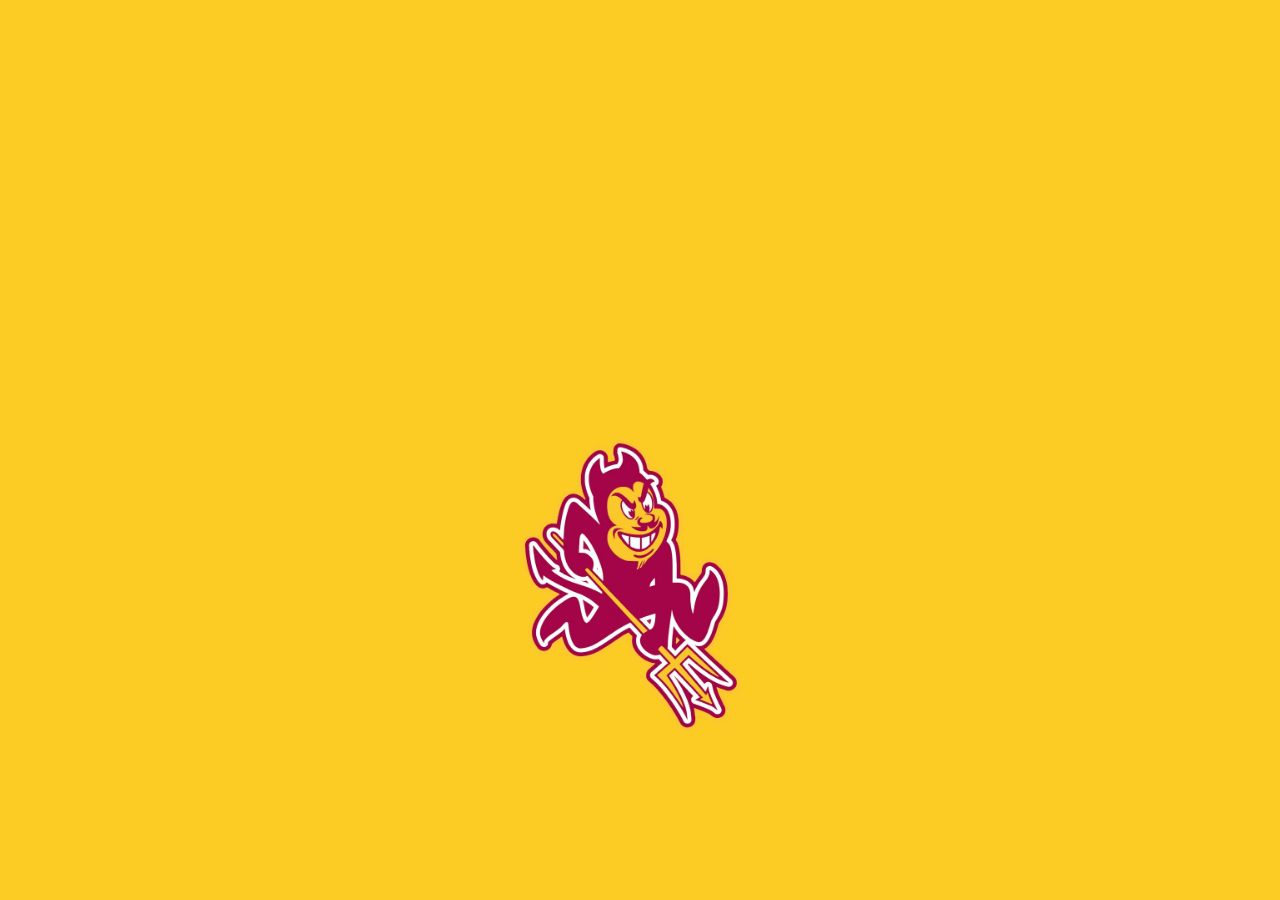
<file: index.html>
<!DOCTYPE html>
<html lang="en">
  <head>
    <title>Title</title>
    <!-- Required meta tags -->
    <meta charset="utf-8" />
    <meta
      name="viewport"
      content="width=device-width, initial-scale=1, shrink-to-fit=no"
    />

    <!-- Bootstrap CSS v5.2.1 -->
    <link
      href="https://cdn.jsdelivr.net/npm/bootstrap@5.3.2/dist/css/bootstrap.min.css"
      rel="stylesheet"
      integrity="sha384-T3c6CoIi6uLrA9TneNEoa7RxnatzjcDSCmG1MXxSR1GAsXEV/Dwwykc2MPK8M2HN"
      crossorigin="anonymous"
    />
    <link rel="stylesheet" href="style.css" />
  </head>

  <body>
    <header>
      <!-- place navbar here -->
    </header>
    <main>
      <img id="fly" src="devil.png" alt="Flying Image" />
    </main>
    <footer>
      <!-- place footer here -->
    </footer>
    <!-- Bootstrap JavaScript Libraries -->
    <script
      src="https://cdn.jsdelivr.net/npm/@popperjs/core@2.11.8/dist/umd/popper.min.js"
      integrity="sha384-I7E8VVD/ismYTF4hNIPjVp/Zjvgyol6VFvRkX/vR+Vc4jQkC+hVqc2pM8ODewa9r"
      crossorigin="anonymous"
    ></script>
    <script src="script.js"></script>
    <script
      src="https://cdn.jsdelivr.net/npm/bootstrap@5.3.2/dist/js/bootstrap.min.js"
      integrity="sha384-BBtl+eGJRgqQAUMxJ7pMwbEyER4l1g+O15P+16Ep7Q9Q+zqX6gSbd85u4mG4QzX+"
      crossorigin="anonymous"
    ></script>
  </body>
</html>
</file>
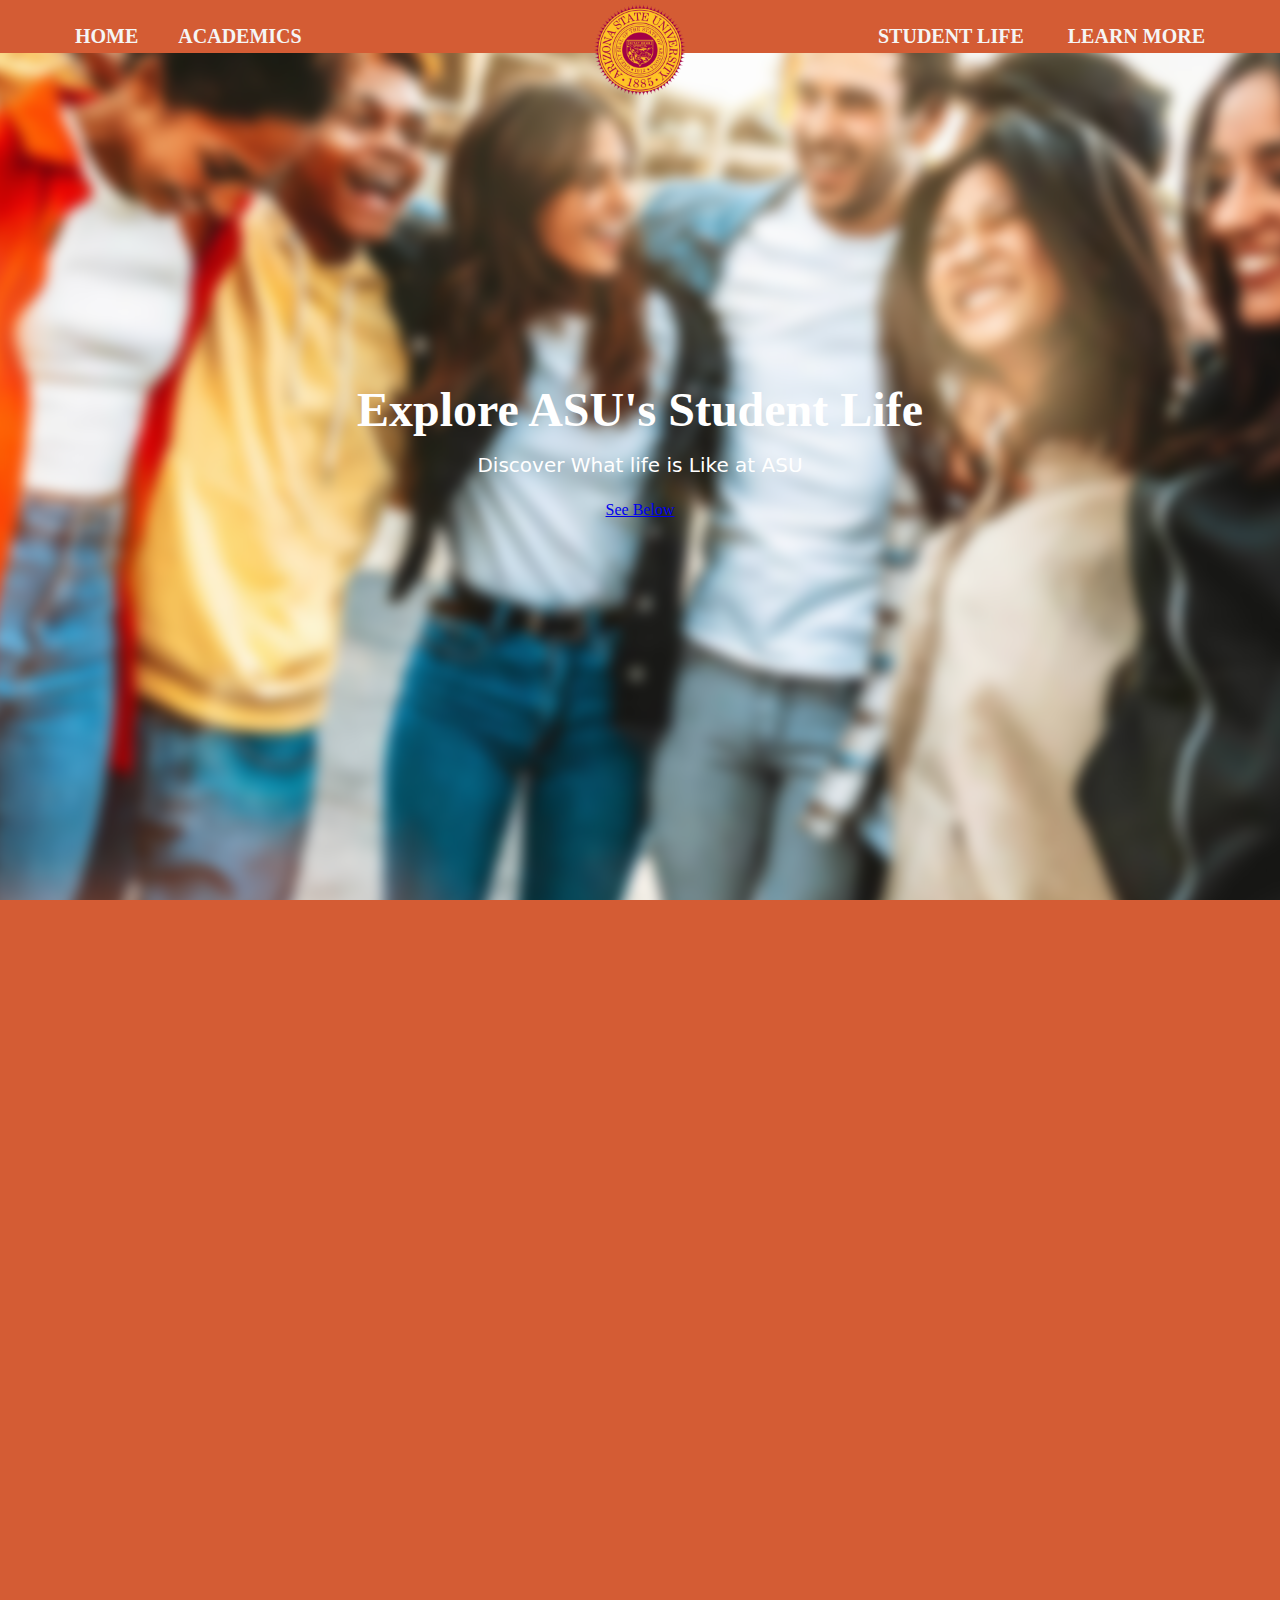
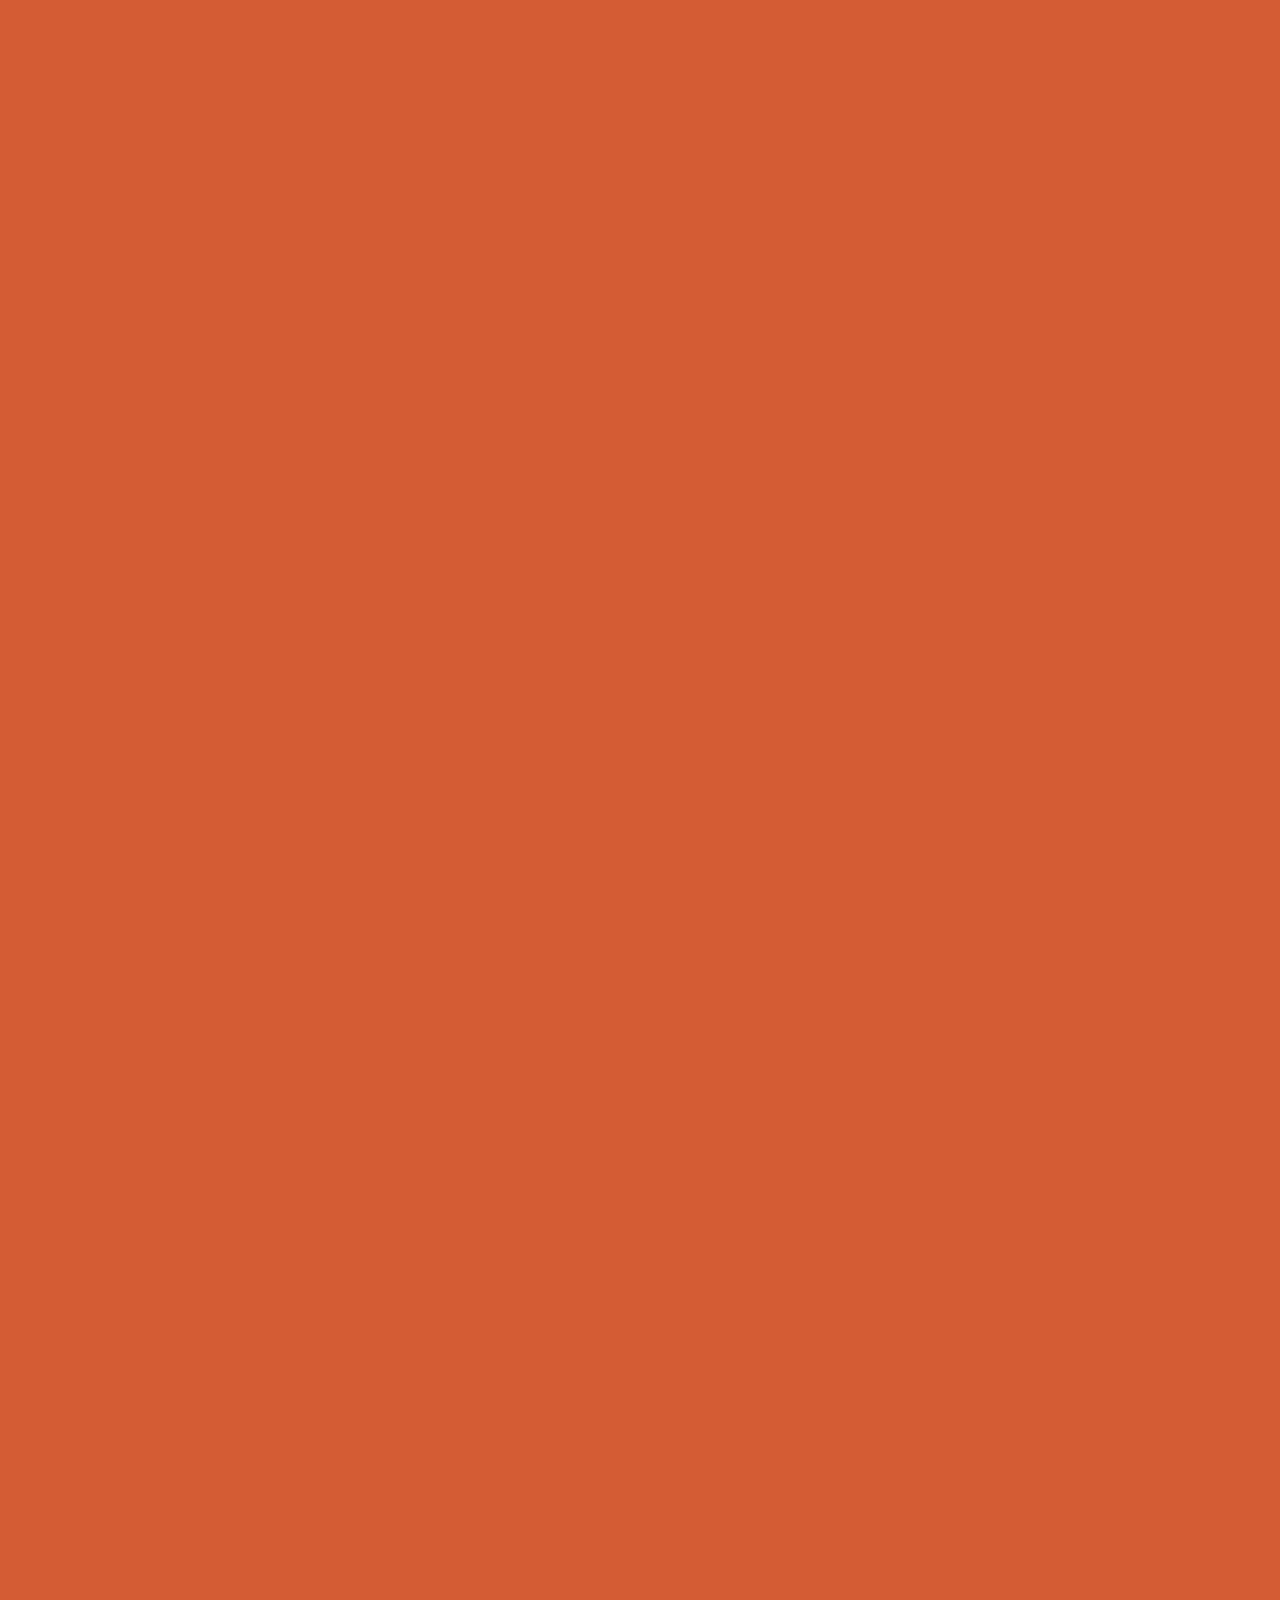
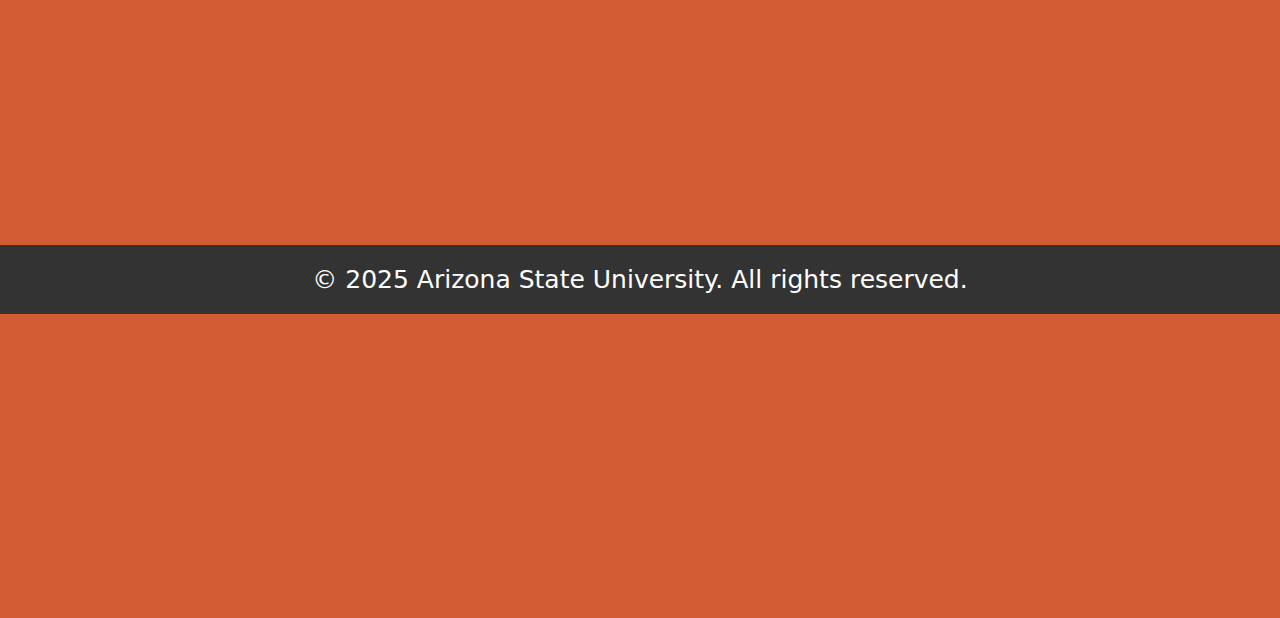
<file: life.html>
<!DOCTYPE html>
<html lang="en">
  <head>
    <title>Student Life</title>
    <link rel="icon" type="image/png" href="tab.png" />
    <!-- Required meta tags -->
    <meta charset="utf-8" />
    <meta
      name="viewport"
      content="width=device-width, initial-scale=1, shrink-to-fit=no"
    />

    <!-- Bootstrap CSS v5.2.1 -->
    <link
      href="https://cdn.jsdelivr.net/npm/bootstrap@5.3.2/dist/css/bootstrap.min.css"
      rel="stylesheet"
      integrity="sha384-T3c6CoIi6uLrA9TneNEoa7RxnatzjcDSCmG1MXxSR1GAsXEV/Dwwykc2MPK8M2HN"
      crossorigin="anonymous"
    />
    <link rel="stylesheet" href="life.css" />
    <link rel="stylesheet" href="https://unpkg.com/aos@next/dist/aos.css" />
  </head>

  <body>
    <header>
      <div id="navbar">
        <div class="logo">
          <a href="index.html"><img src="logo2nav.png" class="logo" /></a>
        </div>
        <div class="main">
          <ul>
            <li><a href="home.html">HOME</a></li>
            <li><a href="majors.html">ACADEMICS</a></li>

            <li><a href="life.html">Student Life</a></li>
            <li><a href="more.html">Learn More</a></li>
          </ul>
        </div>
      </div>
    </header>
    <main>
      <section class="hero">
        <div class="overlay"></div>
        <div class="content">
          <h1>Explore ASU's Student Life</h1>
          <p>Discover What life is Like at ASU</p>
          <a href="#break" class="btn btn-light btn-lg">See Below</a>
        </div>
      </section>
      <br /><br /><br /><br id="break" />
      <div data-aos="fade-right"><h3>Campus Facilities & Amenities</h3></div>
      <br  /><br />
      <div class="container-fluid" data-aos="flip-left">
        
        <div class="row text-center d-flex justify-content-center py-2">
          <div
            class="col-12 col-md-4 d-flex align-items-center animate__animated animate__lightSpeedInLeft"
          >
            <div>
              <ul>
  <li><strong>Tempe campus highlights:</strong> Palm Walk, historic Old Main, Sun Devil Stadium (football), Desert Financial Arena (basketball), ASU Art Museum, ASU Gammage theater (Frank Lloyd Wright–designed).</li>
  <li><strong>Natural features:</strong> Overlooks “A” Mountain (Hayden Butte).</li>
  <li><strong>Sustainability:</strong> One of the most solar-powered universities in the nation.</li>
  <li><strong>Modern facilities:</strong> Academic buildings, libraries, labs, gyms, sports fields, and student centers provide spaces for learning and recreation.</li>
</ul>
            </div>
          </div>

          <div
            class="col-12 col-md-4 animate__animated animate__lightSpeedInRight"
          >
            <div>
              <img
                src="campus.png"
                alt=""
                class="section-img"
              />
            </div>
          </div>
        </div>
      </div>
      <br /><br /><br id="aac" />
      <h3 data-aos="fade-right">Athletics & Recreation</h3>
      <br /><br /><br /><br />
      <div class="container-fluid" data-aos="flip-left">
        <!-- Early Life -->
        <div class="row text-center d-flex justify-content-center py-2">
          <div
            class="col-12 col-md-4 animate__animated animate__lightSpeedInRight"
          >
            <div>
              <img
                src="sport.png"
                alt=""
                class="section-img"
              />
            </div>
          </div>
          <div
            class="col-12 col-md-4 d-flex align-items-center animate__animated animate__lightSpeedInLeft"
          >
            <div>
              <ul>
  <li><strong>Division I sports:</strong> Football, basketball, soccer, softball, and more (Pac-12 Conference).</li>
  <li><strong>Popular venues:</strong> Sun Devil Stadium for football; Desert Financial Arena for basketball.</li>
  <li><strong>Student involvement:</strong> Intramural and club sports, recreation centers, and fitness programs keep students active.</li>
  <li><strong>Example:</strong> Women’s soccer competes at NCAA Division I level with full training facilities.</li>
</ul>
            </div>
          </div>
        </div>
        <br /><br /><br />
        <div data-aos="fade-right"><h3>Clubs & Student Organizations</h3></div>
      <br  /><br />
      <div class="container-fluid" data-aos="flip-left">
        
        <div class="row text-center d-flex justify-content-center py-2">
          <div
            class="col-12 col-md-4 d-flex align-items-center animate__animated animate__lightSpeedInLeft"
          >
            <div>
              <ul>
  <li><strong>Wide variety:</strong> Academic, cultural, arts, advocacy, service, and social interests.</li>
  <li><strong>Fraternities & sororities:</strong> 36 fraternities and 31 sororities, totaling around 6,000 students.</li>
  <li><strong>Opportunities:</strong> Leadership, networking, and social activities through organizations.</li>
</ul>
            </div>
          </div>

          <div
            class="col-12 col-md-4 animate__animated animate__lightSpeedInRight"
          >
            <div>
              <img
                src="org.png"
                alt=""
                class="section-img"
              />
            </div>
          </div>
        </div>
      </div>
      <br /><br /><br id="aac" /><br /><br /><br />
      <h3 data-aos="fade-right">Campus Culture & Traditions</h3>
      <br /><br /><br /><br />
      <div class="container-fluid" data-aos="flip-left">
        
        
        <div class="row text-center d-flex justify-content-center py-2">
          <div
            class="col-12 col-md-4 animate__animated animate__lightSpeedInRight"
          >
            <div>
              <img
                src="trad.png"
                alt=""
                class="section-img"
              />
            </div>
          </div>
          <div
            class="col-12 col-md-4 d-flex align-items-center animate__animated animate__lightSpeedInLeft"
          >
            <div>
              <ul>
                    <li><strong>Lively student life:</strong> Homecoming, concerts, art shows, and community service events.</li>
                     <li><strong>Community spirit:</strong> Strong sense of belonging and engagement across campus.</li>
                </ul>
            </div>
          </div>
        </div>
      </div>
    </main>
    <footer>
      <!-- place footer here -->
      <div class="container">
        <div class="row">
          <div class="col text-center">
            <p>&copy; 2025 Arizona State University. All rights reserved.</p>
          </div>
        </div>
    </footer>
    <!-- Bootstrap JavaScript Libraries -->
    <script
      src="https://cdn.jsdelivr.net/npm/@popperjs/core@2.11.8/dist/umd/popper.min.js"
      integrity="sha384-I7E8VVD/ismYTF4hNIPjVp/Zjvgyol6VFvRkX/vR+Vc4jQkC+hVqc2pM8ODewa9r"
      crossorigin="anonymous"
    ></script>

    <script
      src="https://cdn.jsdelivr.net/npm/bootstrap@5.3.2/dist/js/bootstrap.min.js"
      integrity="sha384-BBtl+eGJRgqQAUMxJ7pMwbEyER4l1g+O15P+16Ep7Q9Q+zqX6gSbd85u4mG4QzX+"
      crossorigin="anonymous"
    ></script>
    <script src="https://unpkg.com/aos@next/dist/aos.js"></script>
    <script>
      AOS.init();
    </script>
  </body>
</html>
</file>
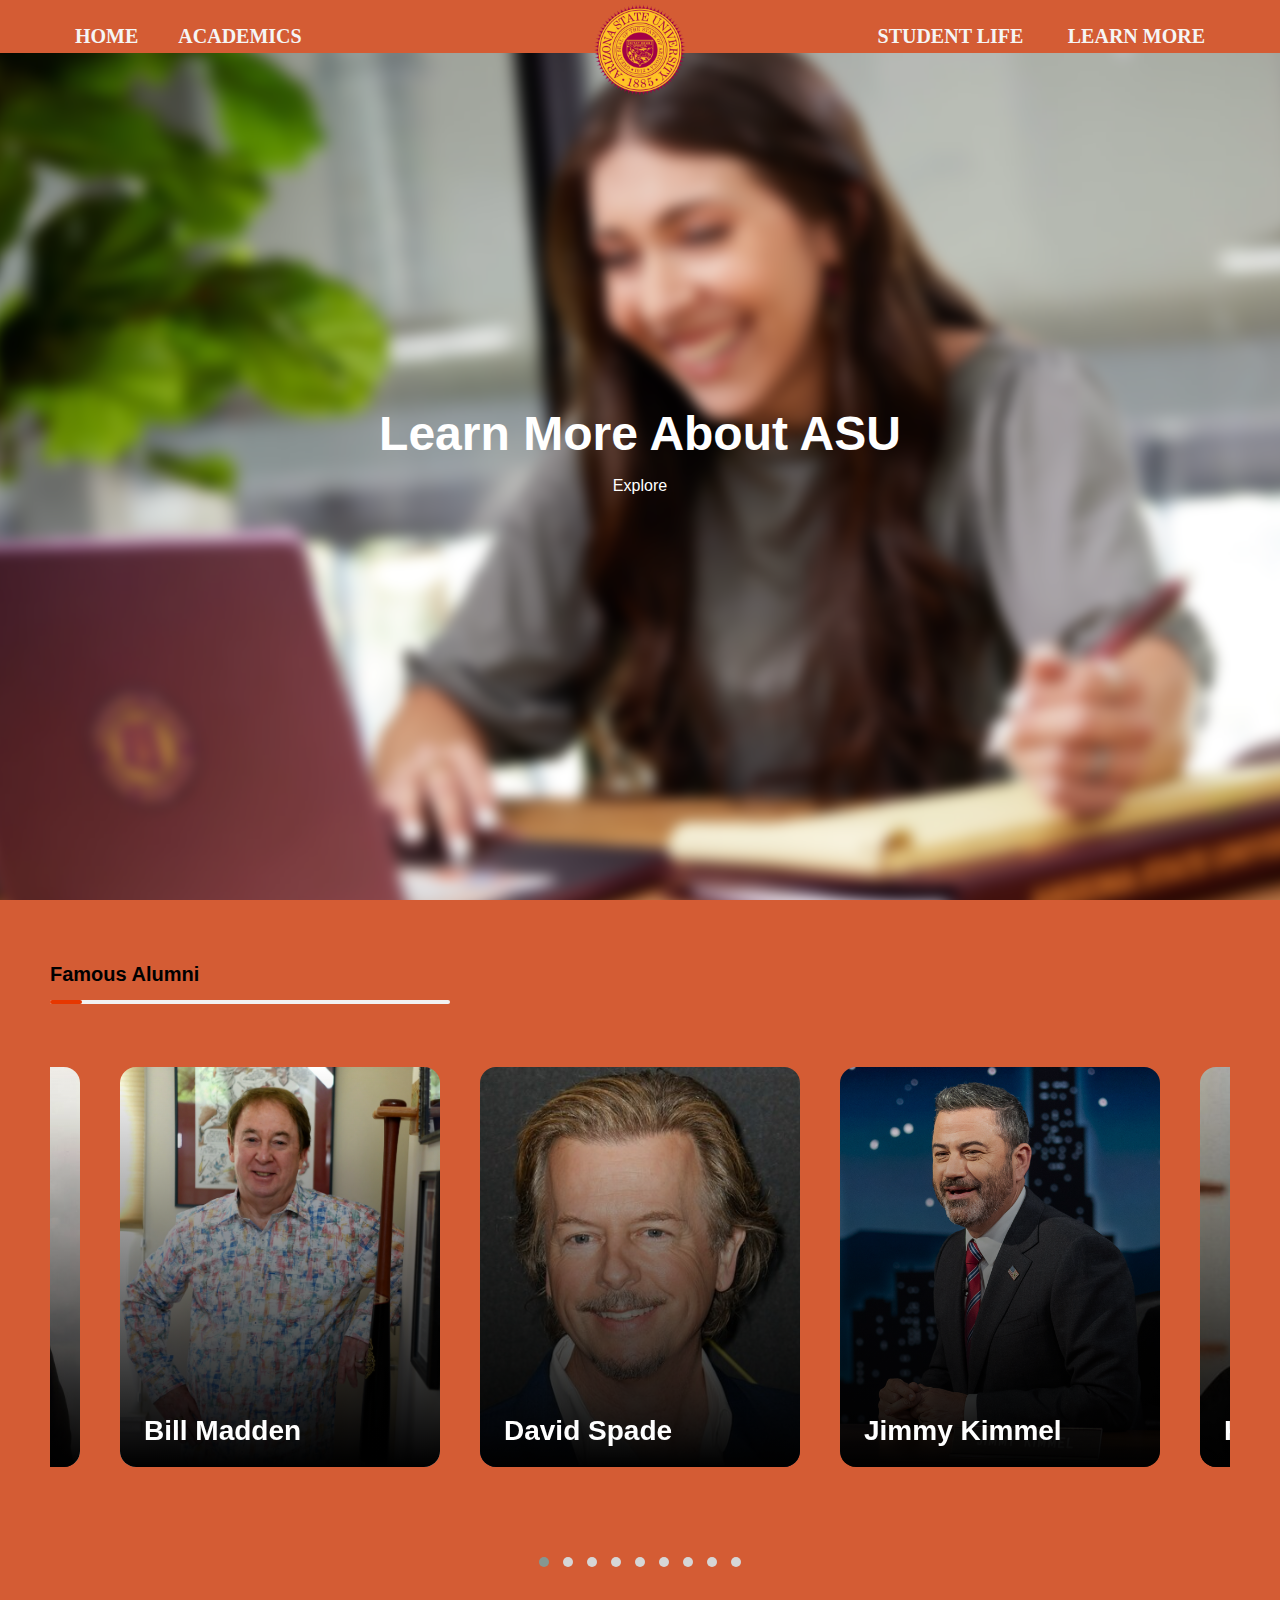
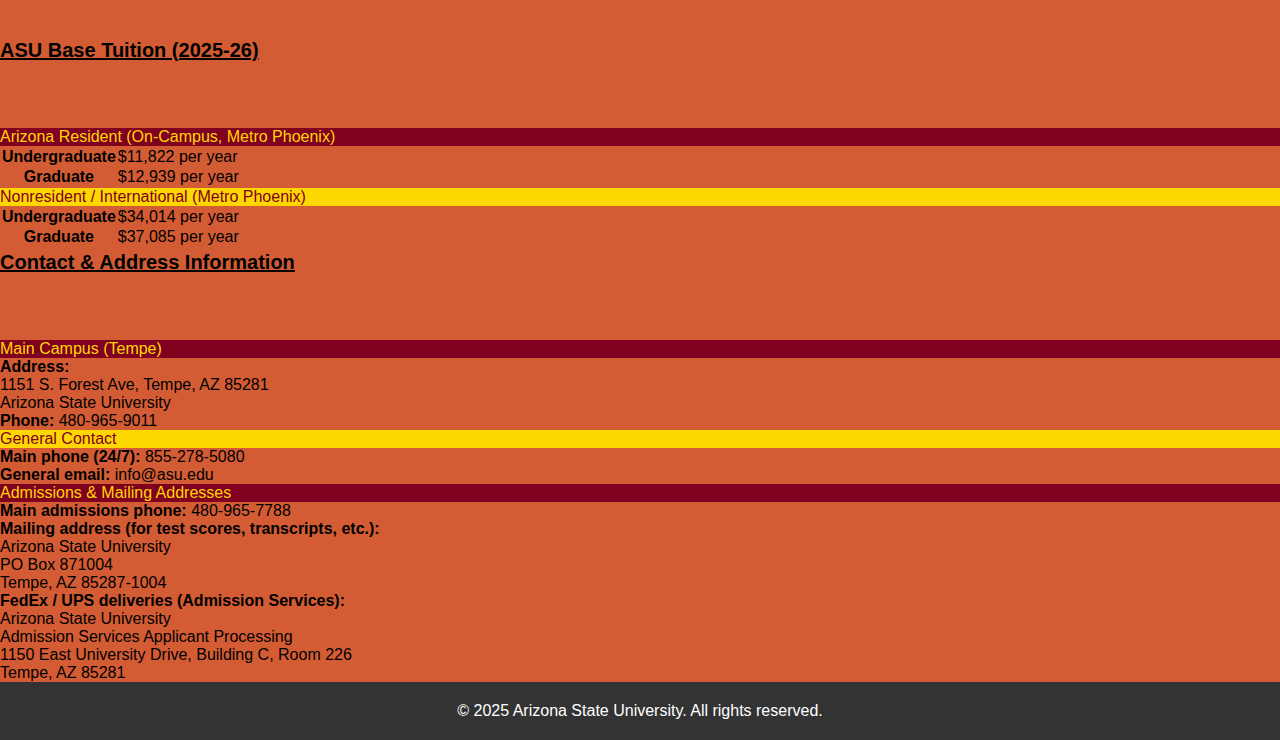
<file: more.html>
<!DOCTYPE html>
<html lang="en">
  <head>
    <title>Learn More</title>
    <link rel="icon" type="image/png" href="tab.png" />
    <!-- Required meta tags -->
    <meta charset="utf-8" />
    <meta
      name="viewport"
      content="width=device-width, initial-scale=1, shrink-to-fit=no"
    />

    <!-- Bootstrap CSS v5.2.1 -->
    <link
      href="https://cdn.jsdelivr.net/npm/bootstrap@5.3.2/dist/css/bootstrap.min.css"
      rel="stylesheet"
      integrity="sha384-T3c6CoIi6uLrA9TneNEoa7RxnatzjcDSCmG1MXxSR1GAsXEV/Dwwykc2MPK8M2HN"
      crossorigin="anonymous"
    />
    <link rel="stylesheet" href="more.css" />
    <link rel="stylesheet" href="https://cdnjs.cloudflare.com/ajax/libs/OwlCarousel2/2.3.4/assets/owl.carousel.min.css">
<link rel="stylesheet" href="https://cdnjs.cloudflare.com/ajax/libs/OwlCarousel2/2.3.4/assets/owl.theme.default.min.css">
<link rel="preconnect" href="https://fonts.googleapis.com">
<link rel="preconnect" href="https://fonts.gstatic.com" crossorigin>
<link href="https://fonts.googleapis.com/css2?family=Luckiest+Guy&family=Montserrat:wght@500;700&display=swap" rel="stylesheet">
  </head>

  <body>
    <header>
      <div id="navbar">
        <div class="logo">
          <a href="index.html"><img src="logo2nav.png" class="logo" /></a>
        </div>
        <div class="main">
          <ul>
            <li><a href="home.html">HOME</a></li>
            <li><a href="majors.html">ACADEMICS</a></li>

            <li><a href="life.html">Student Life</a></li>
            <li><a href="more.html">Learn More</a></li>
          </ul>
        </div>
      </div>
    </header>
    <main>
      <section class="hero">
        <div class="overlay"></div>
        <div class="content">
          <h1>Learn More About ASU</h1>
          <a href="#place" class="btn btn-light btn-lg">Explore</a>
        </div>
      </section>

      <!-- Famous Alumni Carousel Section -->
      <section class="game-section">
        <h2 id="place" class="line-title">Famous Alumni</h2>
        <div class="owl-carousel custom-carousel owl-theme">
          <div class="item" id="0" style="background-image: url(david.png)">
            <div class="item-desc">
              <h3>David Spade</h3>
              <p>Actor and comedian</p>
            </div>
          </div>
          <div class="item" id="1" style="background-image: url(jimmy.png)">
            <div class="item-desc">
              <h3>Jimmy Kimmel</h3>
              <p>Talk show host and comedian</p>
            </div>
          </div>
          <div class="item" id="2" style="background-image: url(kate.png)">
            <div class="item-desc">
              <h3>Kate Spade</h3>
              <p>Fashion designer and businesswoman</p>
            </div>
          </div>
          <div class="item" id="3" style="background-image: url(james.png)">
            <div class="item-desc">
              <h3>James Harden</h3>
              <p>Professional basketball player</p>
            </div>
          </div>
          <div class="item" id="4" style="background-image: url(byron.jpg)">
            <div class="item-desc">
              <h3>Byron Scott</h3>
              <p>Former professional basketball player and coach</p>
            </div>
          </div>
          <div class="item" id="5" style="background-image: url(phil.png)">
            <div class="item-desc">
              <h3>Phil Mickelson</h3>
              <p>Professional golfer</p>
            </div>
          </div>
          <div class="item" id="6" style="background-image: url(barry.png)">
            <div class="item-desc">
              <h3>Barry Goldwater</h3>
              <p>American politician and businessman</p>
            </div>
          </div>
          <div class="item" id="7" style="background-image: url(ed.png)">
            <div class="item-desc">
              <h3>Ed Pastor</h3>
              <p>American politician</p>
            </div>
          </div>
          <div class="item" id="8" style="background-image: url(bill.png)">
            <div class="item-desc">
              <h3>Bill Madden</h3>
              <p>American sportswriter and author</p>
            </div>
          </div>
        </div>
      </section>

      <!-- Tuition Information Section -->
      <section class="container my-5">
        <h2 class="text-center mb-4" style="text-decoration: underline">
          ASU Base Tuition (2025-26)
        </h2>
        <div class="row justify-content-center g-4">
          <div class="col-12 col-md-6">
            <div class="card shadow-sm h-100">
              <div
                class="card-header fw-bold text-center"
                style="background: #800020; color: #ffd700"
              >
                Arizona Resident (On-Campus, Metro Phoenix)
              </div>
              <div class="card-body">
                <table class="table mb-0">
                  <tbody>
                    <tr>
                      <th>Undergraduate</th>
                      <td>$11,822 per year</td>
                    </tr>
                    <tr>
                      <th>Graduate</th>
                      <td>$12,939 per year</td>
                    </tr>
                  </tbody>
                </table>
              </div>
            </div>
          </div>
          <div class="col-12 col-md-6">
            <div class="card shadow-sm h-100">
              <div
                class="card-header fw-bold text-center"
                style="background: #ffd700; color: #800020"
              >
                Nonresident / International (Metro Phoenix)
              </div>
              <div class="card-body">
                <table class="table mb-0">
                  <tbody>
                    <tr>
                      <th>Undergraduate</th>
                      <td>$34,014 per year</td>
                    </tr>
                    <tr>
                      <th>Graduate</th>
                      <td>$37,085 per year</td>
                    </tr>
                  </tbody>
                </table>
              </div>
            </div>
          </div>
        </div>
      </section>

      <!-- Contact & Address Section -->
      <section class="container my-5">
        <h2 class="text-center mb-4" style="text-decoration: underline">
          Contact & Address Information
        </h2>
        <div class="row justify-content-center g-4">
          <div class="col-12 col-md-6">
            <div class="card shadow-sm h-100">
              <div
                class="card-header fw-bold text-center"
                style="background: #800020; color: #ffd700"
              >
                Main Campus (Tempe)
              </div>
              <div class="card-body">
                <div class="text-center">
                  <p class="mb-2">
                    <strong>Address:</strong><br />1151 S. Forest Ave, Tempe, AZ
                    85281<br />Arizona State University
                  </p>
                  <p class="mb-2"><strong>Phone:</strong> 480-965-9011</p>
                </div>
              </div>
            </div>
          </div>
          <div class="col-12 col-md-6">
            <div class="card shadow-sm h-100">
              <div
                class="card-header fw-bold text-center"
                style="background: #ffd700; color: #800020"
              >
                General Contact
              </div>
              <div class="card-body">
                <div class="text-center">
                  <p class="mb-2">
                    <strong>Main phone (24/7):</strong> 855-278-5080
                  </p>
                  <p class="mb-2">
                    <strong>General email:</strong> info@asu.edu
                  </p>
                </div>
              </div>
            </div>
          </div>
          <div class="col-12 col-md-6">
            <div class="card shadow-sm h-100 mt-4">
              <div
                class="card-header fw-bold text-center"
                style="background: #800020; color: #ffd700"
              >
                Admissions & Mailing Addresses
              </div>
              <div class="card-body">
                <div class="text-center">
                  <p class="mb-2">
                    <strong>Main admissions phone:</strong> 480-965-7788
                  </p>
                  <p class="mb-2">
                    <strong
                      >Mailing address (for test scores, transcripts,
                      etc.):</strong
                    ><br />Arizona State University<br />PO Box 871004<br />Tempe,
                    AZ 85287-1004
                  </p>
                  <p class="mb-2">
                    <strong>FedEx / UPS deliveries (Admission Services):</strong
                    ><br />Arizona State University<br />Admission Services
                    Applicant Processing<br />1150 East University Drive,
                    Building C, Room 226<br />Tempe, AZ 85281
                  </p>
                </div>
              </div>
            </div>
          </div>
        </div>
      </section>
    </main>

    <footer>
      <!-- place footer here -->
      <div class="container">
        <div class="row">
          <div class="col text-center">
            <p>&copy; 2025 Arizona State University. All rights reserved.</p>
          </div>
        </div>
      </div>
    </footer>
    <!-- Bootstrap JavaScript Libraries -->
   <script
      src="https://cdn.jsdelivr.net/npm/@popperjs/core@2.11.8/dist/umd/popper.min.js"
      integrity="sha384-I7E8VVD/ismYTF4hNIPjVp/Zjvgyol6VFvRkX/vR+Vc4jQkC+hVqc2pM8ODewa9r"
      crossorigin="anonymous"
    ></script>

    <script
      src="https://cdn.jsdelivr.net/npm/bootstrap@5.3.2/dist/js/bootstrap.min.js"
      integrity="sha384-BBtl+eGJRgqQAUMxJ7pMwbEyER4l1g+O15P+16Ep7Q9Q+zqX6gSbd85u4mG4QzX+"
      crossorigin="anonymous"
    ></script>
    <script src="https://code.jquery.com/jquery-3.7.1.min.js"></script>
    <script src="more.js"></script>

   <!-- Owl Carousel JS -->
   <script src="https://cdnjs.cloudflare.com/ajax/libs/OwlCarousel2/2.3.4/owl.carousel.min.js"></script>
  </body>
</html>
</file>
<file: style.css>
body {
  margin: 0;
  height: 100vh;
  background: rgb(252,204,36);
  overflow: hidden;
  display: flex;
  justify-content: center;
  align-items: center;
}

/* Flying image */
#fly {
  position: absolute;
  width: 500px; /* bigger image */
  height: auto;
  top: 50%;
  left: -220px; /* start further offscreen since it's bigger */
  transform: translateY(-50%);
}

/* Landing wrapper for logo */
#landing-wrapper {
  display: none; /* hidden until plane is gone */
  flex-direction: column;
  justify-content: center;
  align-items: center;
  text-align: center;
  width: 100%;
  min-height: 100vh;
  position: relative;
  z-index: 10;
}

/* Logo pop-in */
#landing-logo {
  width: clamp(300px, 60vw, 700px); /* Much bigger min and max size */
  height: auto;
  animation: popIn 0.9s ease-out;
  width: 100%;
}

@keyframes popIn {
  0% {
    transform: scale(0.6);
    opacity: 0;
  }
  100% {
    transform: scale(1);
    opacity: 1;
  }
}
</file>
<file: life.css>
* {
  box-sizing: border-box;
  margin: 0;
  padding: 0;
}
body {
  margin: 0;
  padding: 0;
  background-color: #d45c34;
  height: 100vh;
  width: 100%;
  background-size: 100% 100%;
  background-repeat: no-repeat;
}
.main {
  width: 1170px;
  margin: 0 auto;
}

.main ul {
  margin: auto;
  padding: 20px 0 0;
  list-style: none;
  text-align: right;
}

.main ul li {
  float: none;
  display: inline-block;
}

.main ul li:nth-child(1) {
  float: left;
}

.main ul li:nth-child(2) {
  float: left;
}

.main ul li a {
  color: whitesmoke;
  font-size: 20px;
  font-weight: bold;
  text-transform: uppercase;
  text-decoration: none;
  display: block;
  font-family: lucida console;
  padding: 5px 20px;
}

.main ul li a:hover {
  transition: 1s;
  background-color: white;
  border-radius: 10px;
  color: black;
}

#navbar {
  width: 100%;
  position: absolute;
  background-color: #d45c34;
  z-index: 1;
}

.logo {
  width: 100px;
  height: 100px;
  position: absolute;
  left: 50%;
  top: 0%;
  transform: translate(0, 0);
  transition: 1s;
  border-radius: 50px;
  margin-left: -50px;
}

.logo:hover {
  transform: translate(0, 0) rotate(360deg);
  transition: 1s;
}
.hero {
  position: relative;
  height: 100vh;
  display: flex;
  align-items: center;
  justify-content: center;
  text-align: center;
  color: #fff;
  overflow: hidden;
}

.hero::before {
  content: "";
  position: absolute;
  top: 0;
  left: 0;
  width: 100%;
  height: 100%;
  background: url("slife.png") center/cover no-repeat;
  filter: blur(6px);
  transform: scale(1.05);
  z-index: 0;
}

.hero .content {
  position: relative;
  z-index: 2;
}

.hero .content h1 {
  font-size: 3rem;
  font-weight: 700;
  margin-bottom: 1rem;
}
.hero .content p {
  font-size: 1.25rem;
  margin-bottom: 1.5rem;
}
h3 {
  color: rgb(0, 0, 0);
  font-family: "Bangers", cursive;
  font-optical-sizing: auto;
  font-weight: 400;
  font-style: normal;
  font-size: 50px;
  text-decoration: underline;
}

.mb-3 {
  font-size: 40px;
}
p {
  color: white;
  font-family: "Bangers", system-ui;
  font-weight: 400;
  font-style: normal;
  font-size: 25px;
}
li {
  color: white;
  font-family: "Slabo 27px", serif;
  font-weight: 400;
  font-style: normal;
}
br {
  display: block;
  margin: 100px 0;
  line-height: 150%;
}
footer {
  background-color: #333;
  color: white;
  padding: 20px 0;
  text-align: center;
  position: relative;
  bottom: 0;
  width: 100%;
}
</file>
<file: more.css>
* {
  box-sizing: border-box;
  margin: 0;
  padding: 0;
}
body {
  margin: 0;
  padding: 0;
  background-color: #d45c34;
  height: 100vh;
  width: 100%;
  background-size: 100% 100%;
  background-repeat: no-repeat;
}
.main {
  width: 1170px;
  margin: 0 auto;
}

.main ul {
  margin: auto;
  padding: 20px 0 0;
  list-style: none;
  text-align: right;
}

.main ul li {
  float: none;
  display: inline-block;
}

.main ul li:nth-child(1) {
  float: left;
}

.main ul li:nth-child(2) {
  float: left;
}

.main ul li a {
  color: whitesmoke;
  font-size: 20px;
  font-weight: bold;
  text-transform: uppercase;
  text-decoration: none;
  display: block;
  font-family: lucida console;
  padding: 5px 20px;
}

.main ul li a:hover {
  transition: 1s;
  background-color: white;
  border-radius: 10px;
  color: black;
}

#navbar {
  width: 100%;
  position: absolute;
  background-color: #d45c34;
  z-index: 1;
}

.logo {
  width: 100px;
  height: 100px;
  position: absolute;
  left: 50%;
  top: 0%;
  transform: translate(0, 0);
  transition: 1s;
  border-radius: 50px;
  margin-left: -50px;
}

.logo:hover {
  transform: translate(0, 0) rotate(360deg);
  transition: 1s;
}
.hero {
  position: relative;
  height: 100vh;
  display: flex;
  align-items: center;
  justify-content: center;
  text-align: center;
  color: #fff;
  overflow: hidden;
}

.hero::before {
  content: "";
  position: absolute;
  top: 0;
  left: 0;
  width: 100%;
  height: 100%;
  background: url("learnmore.png") center/cover no-repeat;
  filter: blur(6px);
  transform: scale(1.05);
  z-index: 0;
}

.hero .content {
  position: relative;
  z-index: 2;
}

.hero .content h1 {
  font-size: 3rem;
  font-weight: 700;
  margin-bottom: 1rem;
}
.hero .content p {
  font-size: 1.25rem;
  margin-bottom: 1.5rem;
}
.section {
  padding: 40px 20px;
  max-width: 1200px;
  margin: auto;
}
@media (max-width: 768px) {
  .columns {
    flex-direction: column;
  }

  .features {
    flex-direction: column;
    gap: 20px;
  }
}
/* carousel css */

/******* Fonts Import Start **********/
@import url("https://fonts.googleapis.com/css2?family=Roboto:wght@400;700&display=swap");
/********* Fonts Face CSS End **********/

/******* Common Element CSS Start ******/
* {
  margin: 0px;
  padding: 0px;
}

body {
  font-family: "Roboto", sans-serif;
  font-size: 16px;
}

.clear {
  clear: both;
}

img {
  max-width: 100%;
  border: 0px;
}

ul,
ol {
  list-style: none;
}

a {
  text-decoration: none;
  color: inherit;
  outline: none;
  transition: all 0.4s ease-in-out;
  -webkit-transition: all 0.4s ease-in-out;
}

a:focus,
a:active,
a:visited,
a:hover {
  text-decoration: none;
  outline: none;
}

a:hover {
  color: #e73700;
}

h2 {
  margin-bottom: 48px;
  padding-bottom: 16px;
  font-size: 20px;
  line-height: 28px;
  font-weight: 700;
  position: relative;
  text-transform: capitalize;
}

h3 {
  margin: 0 0 10px;
  font-size: 28px;
  line-height: 36px;
}

button {
  outline: none !important;
}
/******* Common Element CSS End **********/

/* -------- title style ------- */
.line-title {
  position: relative;
  width: 400px;
}

.line-title::before,
.line-title::after {
  content: "";
  position: absolute;
  bottom: 0;
  left: 0;
  height: 4px;
  border-radius: 2px;
}

.line-title::before {
  width: 100%;
  background: #f2f2f2;
}

.line-title::after {
  width: 32px;
  background: #e73700;
}

/******* Middle section CSS Start ******/
/* -------- Landing page ------- */
.game-section {
  padding: 60px 50px;
}

.game-section .owl-stage {
  margin: 15px 0;
  display: flex;
  display: -webkit-flex;
}

.game-section .item {
  margin: 0 15px 60px;
  width: 320px;
  height: 400px;
  display: flex;
  display: -webkit-flex;
  align-items: flex-end;
  -webkit-align-items: flex-end;
  background: #343434 no-repeat center center / cover;
  border-radius: 16px;
  overflow: hidden;
  position: relative;
  transition: all 0.4s ease-in-out;
  -webkit-transition: all 0.4s ease-in-out;
  cursor: pointer;
}

.game-section .item.active {
  width: 500px;
  box-shadow: 12px 40px 40px rgba(0, 0, 0, 0.25);
  -webkit-box-shadow: 12px 40px 40px rgba(0, 0, 0, 0.25);
}

.game-section .item:after {
  content: "";
  display: block;
  position: absolute;
  height: 100%;
  width: 100%;
  left: 0;
  top: 0;
  background-image: linear-gradient(rgba(0, 0, 0, 0), rgba(0, 0, 0, 1));
}

.game-section .item-desc {
  padding: 0 24px 12px;
  color: #fff;
  position: relative;
  z-index: 1;
  overflow: hidden;
  transform: translateY(calc(100% - 54px));
  -webkit-transform: translateY(calc(100% - 54px));
  transition: all 0.4s ease-in-out;
  -webkit-transition: all 0.4s ease-in-out;
}

.game-section .item.active .item-desc {
  transform: none;
  -webkit-transform: none;
}

.game-section .item-desc p {
  opacity: 0;
  -webkit-transform: translateY(32px);
  transform: translateY(32px);
  transition: all 0.4s ease-in-out 0.2s;
  -webkit-transition: all 0.4s ease-in-out 0.2s;
}

.game-section .item.active .item-desc p {
  opacity: 1;
  -webkit-transform: translateY(0);
  transform: translateY(0);
}

.game-section .owl-theme.custom-carousel .owl-dots {
  margin-top: -20px;
  position: relative;
  z-index: 5;
}
/******** Middle section CSS End *******/

/***** responsive css Start ******/
@media (min-width: 992px) and (max-width: 1199px) {
  h2 {
    margin-bottom: 32px;
  }

  h3 {
    margin: 0 0 8px;
    font-size: 24px;
    line-height: 32px;
  }

  .game-section {
    padding: 50px 30px;
  }

  .game-section .item {
    margin: 0 12px 60px;
    width: 260px;
    height: 360px;
  }

  .game-section .item.active {
    width: 400px;
  }

  .game-section .item-desc {
    transform: translateY(calc(100% - 46px));
    -webkit-transform: translateY(calc(100% - 46px));
  }
}

@media (min-width: 768px) and (max-width: 991px) {
  h2 {
    margin-bottom: 32px;
  }

  h3 {
    margin: 0 0 8px;
    font-size: 24px;
    line-height: 32px;
  }

  .line-title {
    width: 330px;
  }

  .game-section {
    padding: 50px 30px 40px;
  }

  .game-section .item {
    margin: 0 12px 60px;
    width: 240px;
    height: 330px;
  }

  .game-section .item.active {
    width: 360px;
  }

  .game-section .item-desc {
    transform: translateY(calc(100% - 42px));
    -webkit-transform: translateY(calc(100% - 42px));
  }
}

@media (max-width: 767px) {
  body {
    font-size: 14px;
  }
  h2 {
    margin-bottom: 20px;
  }
  h3 {
    margin: 0 0 8px;
    font-size: 19px;
    line-height: 24px;
  }
  .line-title {
    width: 250px;
  }

  .game-section {
    padding: 30px 15px 20px;
  }

  .game-section .item {
    margin: 0 10px 40px;
    width: 200px;
    height: 280px;
  }

  .game-section .item.active {
    width: 270px;
    box-shadow: 6px 10px 10px rgba(0, 0, 0, 0.25);
    -webkit-box-shadow: 6px 10px 10px rgba(0, 0, 0, 0.25);
  }
}
footer {
  background-color: #333;
  color: white;
  padding: 20px 0;
  text-align: center;
  position: relative;
  bottom: 0;
  width: 100%;
}
</file>
